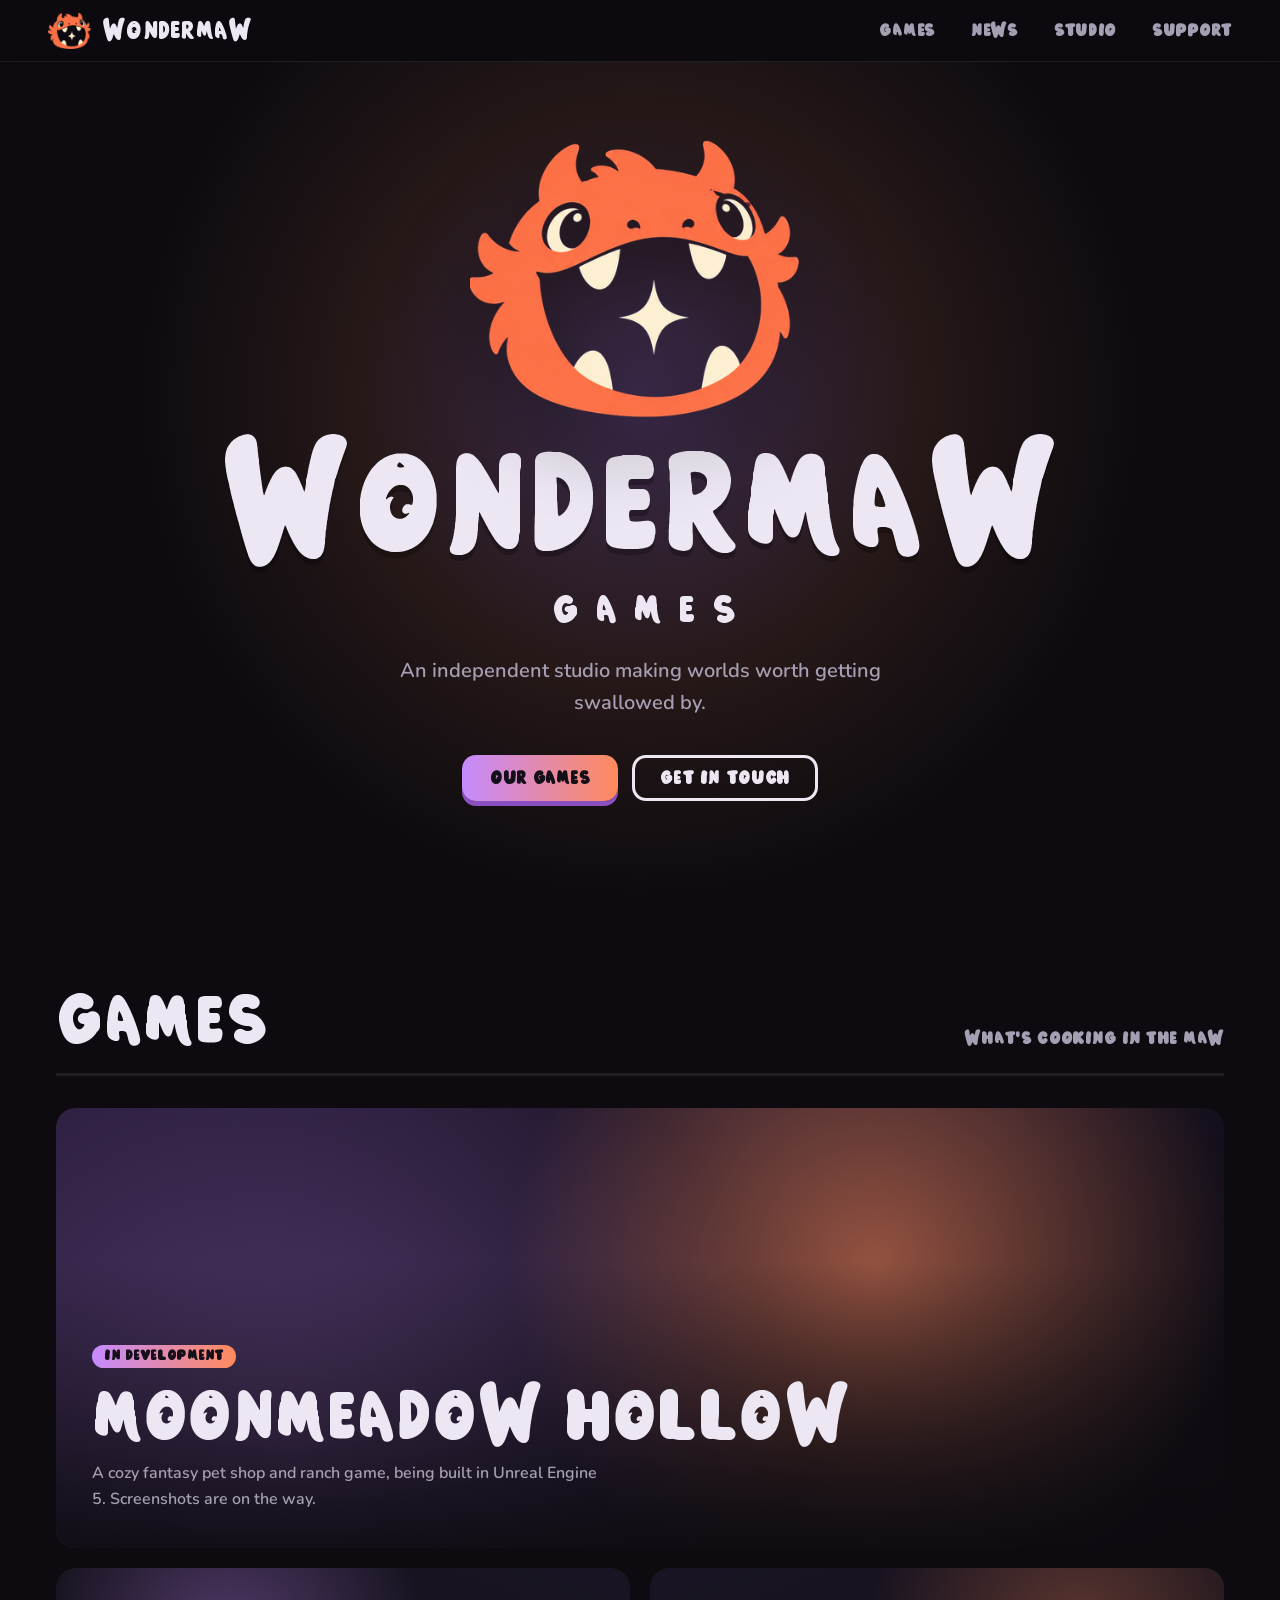
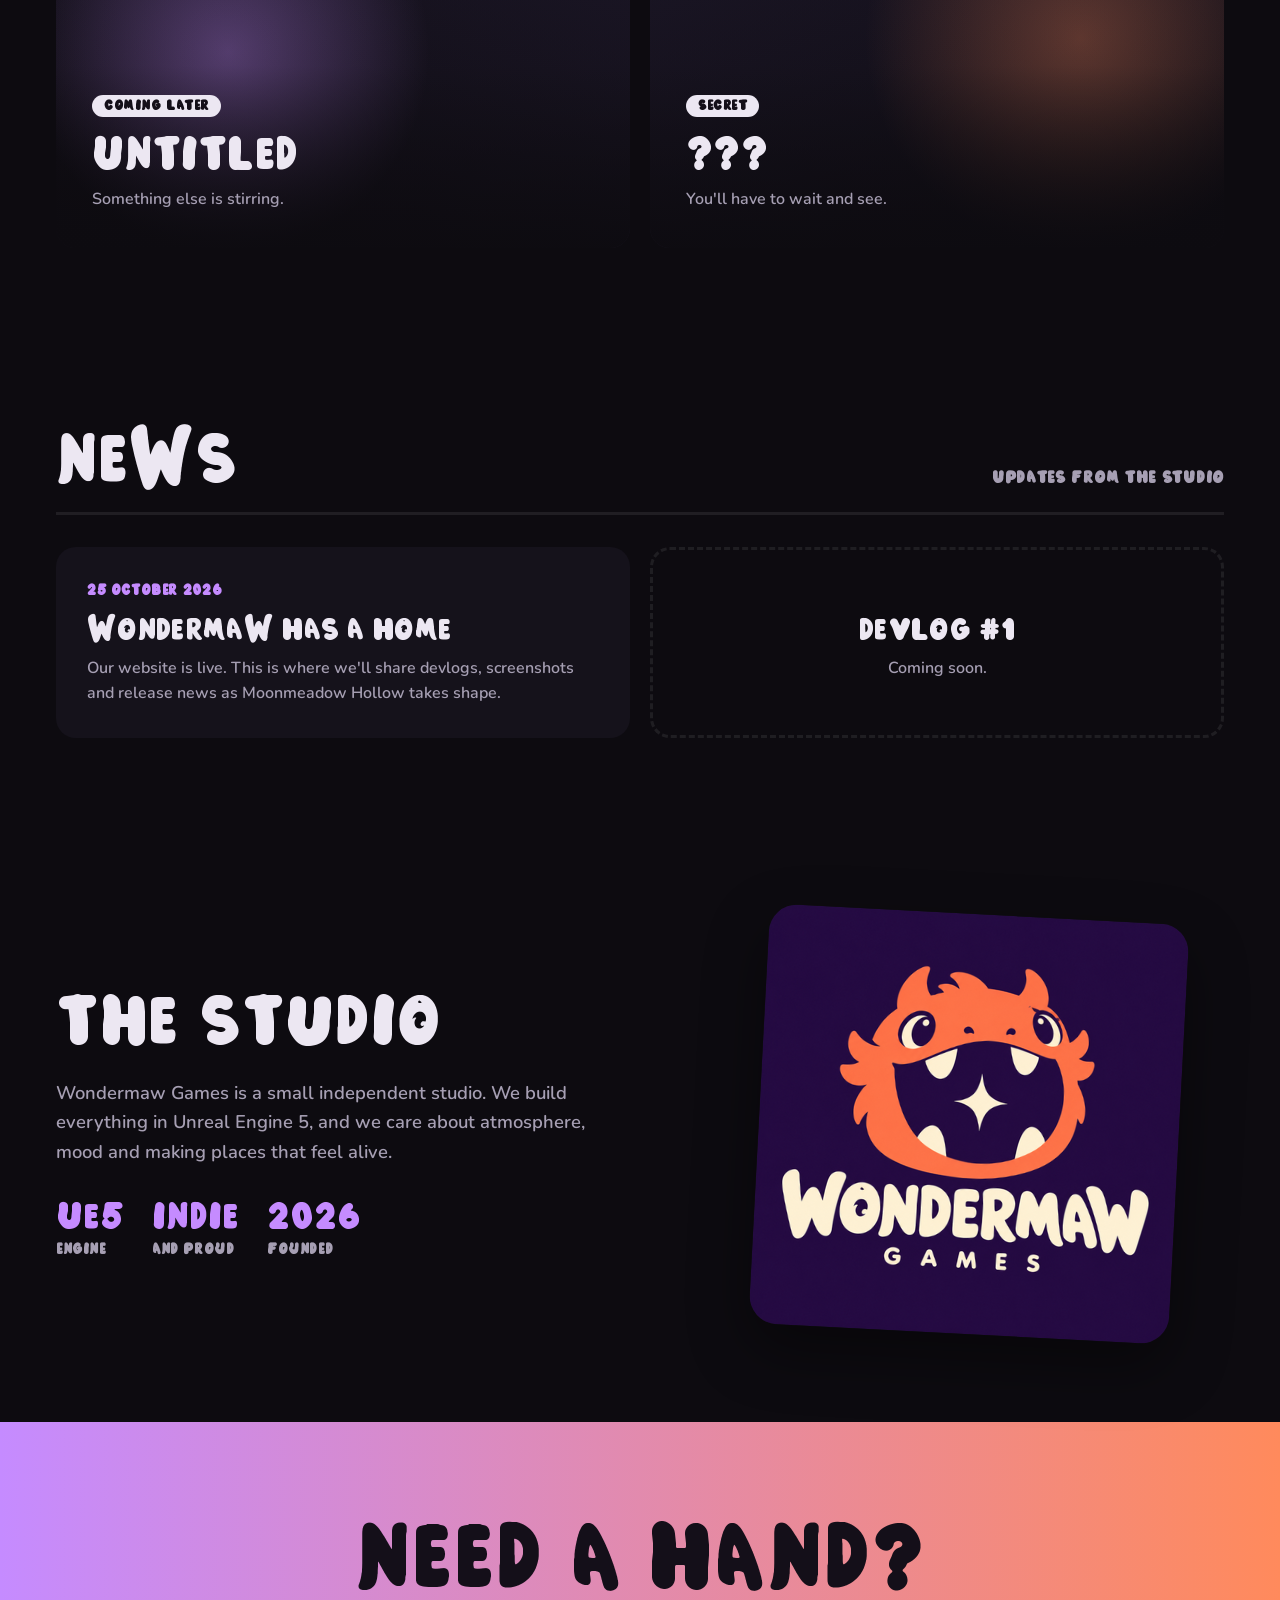
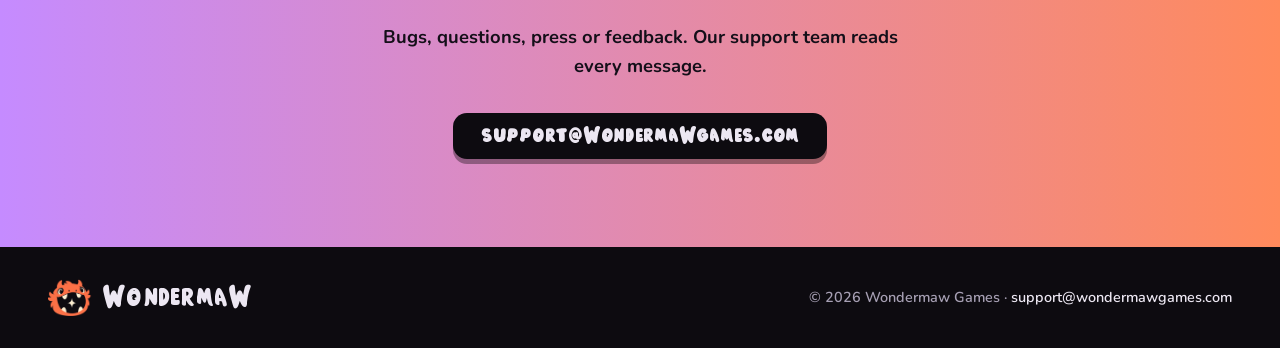
<file: index.html>
<!doctype html>
<html lang="en">
<head>
  <meta charset="utf-8">
  <meta name="viewport" content="width=device-width, initial-scale=1">
  <title>Wondermaw Games</title>
  <meta name="description" content="Wondermaw Games is an independent game studio building worlds in Unreal Engine. Now making Moonmeadow Hollow, a cozy fantasy pet shop and ranch game.">
  <meta property="og:title" content="Wondermaw Games">
  <meta property="og:description" content="An independent game studio building worlds in Unreal Engine. Now making Moonmeadow Hollow.">
  <meta property="og:url" content="https://wondermawgames.com/">
  <meta property="og:image" content="https://wondermawgames.com/img/logo.png">
  <meta property="og:type" content="website">
  <meta name="theme-color" content="#0d0b10">
  <link rel="icon" href="/img/mark.png" type="image/png">
  <link rel="apple-touch-icon" href="/apple-touch-icon.png">
  <link rel="preload" href="/fonts/WondermawDisplay-Regular.woff2?v=3" as="font" type="font/woff2" crossorigin>
  <link rel="preconnect" href="https://fonts.googleapis.com">
  <link rel="preconnect" href="https://fonts.gstatic.com" crossorigin>
  <link href="https://fonts.googleapis.com/css2?family=Nunito:wght@500;700;800;900&display=swap" rel="stylesheet">
  <link rel="stylesheet" href="/styles.css?v=4">
</head>
<body>
  <header class="nav">
    <a class="brand" href="/">
      <img src="/img/mark.png" alt="" width="44" height="37">
      <span>Wondermaw</span>
    </a>
    <nav>
      <a href="#games">Games</a>
      <a href="#news">News</a>
      <a href="#studio">Studio</a>
      <a href="#support">Support</a>
    </nav>
  </header>

  <main>
    <section class="hero">
      <div class="hero-inner">
        <img class="hero-mark" src="/img/mark.png" alt="The Wondermaw monster" width="400" height="333">
        <h1>Wondermaw<small>Games</small></h1>
        <p class="lede">An independent studio making worlds worth getting swallowed by.</p>
        <div class="cta">
          <a class="btn orange" href="#games">Our games</a>
          <a class="btn outline" href="#support">Get in touch</a>
        </div>
      </div>
    </section>

    <section id="games" class="section">
      <div class="section-head">
        <h2>Games</h2>
        <p>What's cooking in the maw</p>
      </div>
      <div class="games">
        <article class="tile featured">
          <div class="tile-art art-1" aria-hidden="true"></div>
          <div class="tile-info">
            <span class="pill">In development</span>
            <h3>Moonmeadow Hollow</h3>
            <p>A cozy fantasy pet shop and ranch game, being built in Unreal Engine 5. Screenshots are on the way.</p>
          </div>
        </article>
        <article class="tile">
          <div class="tile-art art-2" aria-hidden="true"></div>
          <div class="tile-info">
            <span class="pill dim">Coming later</span>
            <h3>Untitled</h3>
            <p>Something else is stirring.</p>
          </div>
        </article>
        <article class="tile">
          <div class="tile-art art-3" aria-hidden="true"></div>
          <div class="tile-info">
            <span class="pill dim">Secret</span>
            <h3>???</h3>
            <p>You'll have to wait and see.</p>
          </div>
        </article>
      </div>
    </section>

    <section id="news" class="section">
      <div class="section-head">
        <h2>News</h2>
        <p>Updates from the studio</p>
      </div>
      <div class="news">
        <article class="post">
          <time datetime="2026-10-25">25 October 2026</time>
          <h3>Wondermaw has a home</h3>
          <p>Our website is live. This is where we'll share devlogs, screenshots and release news as Moonmeadow Hollow takes shape.</p>
        </article>
        <article class="post soon">
          <h3>Devlog #1</h3>
          <p>Coming soon.</p>
        </article>
      </div>
    </section>

    <section id="studio" class="section studio">
      <div class="studio-text">
        <h2>The studio</h2>
        <p>Wondermaw Games is a small independent studio. We build everything in Unreal Engine 5, and we care about atmosphere, mood and making places that feel alive.</p>
        <ul class="facts">
          <li><b>UE5</b><span>Engine</span></li>
          <li><b>Indie</b><span>And proud</span></li>
          <li><b>2026</b><span>Founded</span></li>
        </ul>
      </div>
      <img class="studio-logo" src="/img/logo.png" alt="Wondermaw Games logo" width="512" height="512" loading="lazy">
    </section>

    <section id="support" class="support">
      <h2>Need a hand?</h2>
      <p>Bugs, questions, press or feedback. Our support team reads every message.</p>
      <a class="btn purple" href="mailto:support@wondermawgames.com">support@wondermawgames.com</a>
    </section>
  </main>

  <footer class="footer">
    <a class="brand" href="/">
      <img src="/img/mark.png" alt="" width="44" height="37">
      <span>Wondermaw</span>
    </a>
    <p>&copy; <span id="year">2026</span> Wondermaw Games · <a href="mailto:support@wondermawgames.com">support@wondermawgames.com</a></p>
  </footer>

  <script>document.getElementById('year').textContent = new Date().getFullYear();</script>
</body>
</html>
</file>
<file: styles.css>
@font-face {
  font-family: "Wondermaw Display";
  src: url("/fonts/WondermawDisplay-Regular.woff2?v=3") format("woff2"),
       url("/fonts/WondermawDisplay-Regular.woff?v=3") format("woff");
  font-display: swap;
}

:root {
  --bg: #0d0b10;
  --bg-2: #15121b;
  --bg-3: #221b2e;
  --accent: #c58bff;
  --accent-2: #ff8a5c;
  --grad: linear-gradient(90deg, var(--accent), var(--accent-2));
  --text: #ece7f2;
  --muted: #a69fb3;
  --line: rgba(255, 255, 255, 0.08);
  --display: "Wondermaw Display", "Nunito", system-ui, sans-serif;
}

* { box-sizing: border-box; margin: 0; padding: 0; }

html { scroll-behavior: smooth; }

body {
  background: var(--bg);
  color: var(--text);
  font-family: "Nunito", system-ui, sans-serif;
  font-weight: 600;
  line-height: 1.6;
  -webkit-font-smoothing: antialiased;
}

a { color: inherit; text-decoration: none; }

h1, h2, h3, .brand span, .nav nav, .btn, .pill, .post time, .section-head p, .facts span, h1 small { font-family: var(--display); font-weight: 400; letter-spacing: 0.01em; line-height: 1; }

/* Nav */
.nav {
  position: sticky;
  top: 0;
  z-index: 10;
  display: flex;
  align-items: center;
  justify-content: space-between;
  gap: 16px;
  padding: 12px clamp(16px, 4vw, 48px);
  background: rgba(13, 11, 16, 0.8);
  backdrop-filter: blur(12px);
  border-bottom: 1px solid var(--line);
}

.brand { display: flex; align-items: center; gap: 10px; }
.brand span { font-size: 1.6rem; color: var(--text); }
.nav nav { display: flex; gap: clamp(14px, 3vw, 36px); font-weight: 800; text-transform: uppercase; font-size: 0.9rem; letter-spacing: 0.06em; }
.nav nav a { color: var(--muted); transition: color 0.15s; }
.nav nav a:hover { color: var(--accent); }

/* Hero */
.hero {
  position: relative;
  overflow: hidden;
  min-height: 88vh;
  display: grid;
  place-items: center;
  text-align: center;
  padding: 72px 16px 96px;
  background:
    radial-gradient(circle at 50% 40%, rgba(197, 139, 255, 0.26), rgba(255, 138, 92, 0.1) 35%, transparent 62%),
    var(--bg);
}

.hero-mark { width: min(340px, 70vw); height: auto; animation: bob 4s ease-in-out infinite; filter: drop-shadow(0 24px 40px rgba(0, 0, 0, 0.35)); }

@keyframes bob {
  0%, 100% { transform: translateY(0) rotate(-2deg); }
  50% { transform: translateY(-12px) rotate(2deg); }
}

h1 { font-size: clamp(3.4rem, 13vw, 9rem); margin-top: 8px; text-shadow: 0 6px 0 rgba(0, 0, 0, 0.25); }
h1 small { display: block; font-size: 0.28em; letter-spacing: 0.4em; margin-top: 12px; padding-left: 0.6em; color: var(--text); text-shadow: none; }

.lede { max-width: 520px; margin: 24px auto 0; color: var(--muted); font-size: clamp(1.05rem, 2.2vw, 1.25rem); }

.cta { display: flex; flex-wrap: wrap; justify-content: center; gap: 14px; margin-top: 36px; }

.btn {
  display: inline-block;
  padding: 14px 28px;
  border-radius: 14px;
  font-weight: 900;
  text-transform: uppercase;
  letter-spacing: 0.06em;
  transition: transform 0.12s ease, box-shadow 0.12s ease, background 0.15s;
}
.btn:hover { transform: translateY(-3px); }
.btn:active { transform: translateY(1px); }
.btn.orange { background: var(--grad); color: #140f19; box-shadow: 0 5px 0 #8a4fc0; }
.btn.orange:hover { box-shadow: 0 8px 0 #8a4fc0; }
.btn.outline { border: 3px solid var(--text); color: var(--text); padding: 11px 25px; }
.btn.outline:hover { background: var(--text); color: var(--bg); }
.btn.purple { background: var(--bg); color: var(--text); box-shadow: 0 5px 0 rgba(0, 0, 0, 0.35); word-break: break-all; }

/* Sections */
.section { max-width: 1200px; margin: 0 auto; padding: 88px 16px; }
.section-head { display: flex; flex-wrap: wrap; align-items: baseline; justify-content: space-between; gap: 8px 24px; margin-bottom: 32px; border-bottom: 3px solid var(--line); padding-bottom: 16px; }
.section-head h2 { font-size: clamp(2.6rem, 7vw, 4.5rem); }
.section-head p { color: var(--muted); font-weight: 800; text-transform: uppercase; letter-spacing: 0.08em; font-size: 0.9rem; }

/* Game tiles */
.games { display: grid; grid-template-columns: repeat(2, 1fr); gap: 20px; }
.tile { position: relative; border-radius: 20px; overflow: hidden; background: var(--bg-2); min-height: 280px; display: flex; flex-direction: column; justify-content: flex-end; isolation: isolate; }
.tile.featured { grid-column: 1 / -1; min-height: 440px; }
.tile-art { position: absolute; inset: 0; z-index: -1; transition: transform 0.5s ease; }
.tile:hover .tile-art { transform: scale(1.05); }
.tile-art::after { content: ""; position: absolute; inset: 0; background: linear-gradient(to top, rgba(13, 11, 16, 0.92), rgba(13, 11, 16, 0.1) 65%); }
.art-1 { background: radial-gradient(circle at 70% 35%, rgba(255, 138, 92, 0.6), transparent 42%), radial-gradient(circle at 20% 80%, rgba(197, 139, 255, 0.35), transparent 50%), linear-gradient(140deg, #2a1d3d, #0d0b10); }
.art-2 { background: radial-gradient(circle at 30% 30%, rgba(197, 139, 255, 0.4), transparent 45%), linear-gradient(200deg, #1b1626, #0d0b10); }
.art-3 { background: radial-gradient(circle at 75% 25%, rgba(255, 138, 92, 0.35), transparent 45%), linear-gradient(160deg, #1b1626, #0d0b10); }
.tile-info { padding: clamp(20px, 3vw, 36px); }
.tile h3 { font-size: clamp(2rem, 4vw, 3rem); margin: 12px 0 8px; }
.tile.featured h3 { font-size: clamp(2.6rem, 6vw, 4.5rem); }
.tile p { color: var(--muted); max-width: 520px; }
.pill { display: inline-block; padding: 4px 12px; border-radius: 999px; background: var(--grad); color: #140f19; font-weight: 900; font-size: 0.75rem; text-transform: uppercase; letter-spacing: 0.08em; }
.pill.dim { background: var(--text); }

/* News */
.news { display: grid; grid-template-columns: repeat(auto-fit, minmax(280px, 1fr)); gap: 20px; }
.post { background: var(--bg-2); border-radius: 20px; padding: 28px; border: 3px solid transparent; transition: border-color 0.15s, transform 0.15s; }
.post:hover { border-color: var(--accent); transform: translateY(-4px); }
.post time { color: var(--accent); font-weight: 900; text-transform: uppercase; font-size: 0.8rem; letter-spacing: 0.08em; }
.post h3 { font-size: 2rem; margin: 10px 0; }
.post p { color: var(--muted); }
.post.soon { border: 3px dashed var(--line); background: transparent; display: flex; flex-direction: column; justify-content: center; align-items: center; text-align: center; }
.post.soon:hover { transform: none; border-color: var(--line); }

/* Studio */
.studio { display: grid; grid-template-columns: 1.2fr 1fr; gap: 48px; align-items: center; }
.studio h2 { font-size: clamp(2.6rem, 7vw, 4.5rem); margin-bottom: 20px; }
.studio-text > p { color: var(--muted); font-size: 1.15rem; max-width: 560px; }
.studio-logo { width: 100%; max-width: 420px; height: auto; justify-self: center; border-radius: 28px; transform: rotate(3deg); box-shadow: 0 24px 60px rgba(0, 0, 0, 0.4); }
.facts { list-style: none; display: flex; flex-wrap: wrap; gap: 28px; margin-top: 32px; }
.facts b { display: block; font-family: var(--display); font-weight: 400; font-size: 2.4rem; color: var(--accent); line-height: 1; }
.facts span { color: var(--muted); font-weight: 800; text-transform: uppercase; font-size: 0.8rem; letter-spacing: 0.08em; }

/* Support band */
.support { background: var(--grad); color: #140f19; text-align: center; padding: 88px 16px; }
.support h2 { font-size: clamp(2.8rem, 9vw, 6rem); }
.support p { font-size: 1.15rem; font-weight: 700; max-width: 520px; margin: 16px auto 32px; }

/* Footer */
.footer { display: flex; flex-wrap: wrap; align-items: center; justify-content: space-between; gap: 16px; padding: 32px clamp(16px, 4vw, 48px); color: var(--muted); font-size: 0.9rem; }
.footer p a { color: var(--text); }
.footer p a:hover { color: var(--accent); }

/* 404 */
.lost { min-height: 100vh; }

@media (max-width: 760px) {
  .games { grid-template-columns: 1fr; }
  .tile.featured { min-height: 360px; }
  .studio { grid-template-columns: 1fr; }
  .studio-logo { max-width: 300px; }
}

@media (max-width: 560px) {
  .nav .brand span { display: none; }
  .nav nav { gap: 14px; font-size: 0.8rem; }
  .footer { justify-content: center; text-align: center; }
  .btn.purple { font-size: 0.8rem; padding: 14px 18px; }
}

@media (prefers-reduced-motion: reduce) {
  .hero-mark { animation: none; }
  html { scroll-behavior: auto; }
}

/* Display-font sizing for small UI text */
.nav nav { font-size: 1.1rem; letter-spacing: 0.04em; }
.btn { font-size: 1.15rem; letter-spacing: 0.04em; }
.pill { font-size: 0.9rem; letter-spacing: 0.04em; }
.post time, .facts span { font-size: 0.95rem; letter-spacing: 0.04em; }
.section-head p { font-size: 1.1rem; letter-spacing: 0.04em; }

@media (max-width: 560px) {
  .nav nav { font-size: 0.95rem; }
  .btn.purple { font-size: 0.9rem; }
}
</file>
